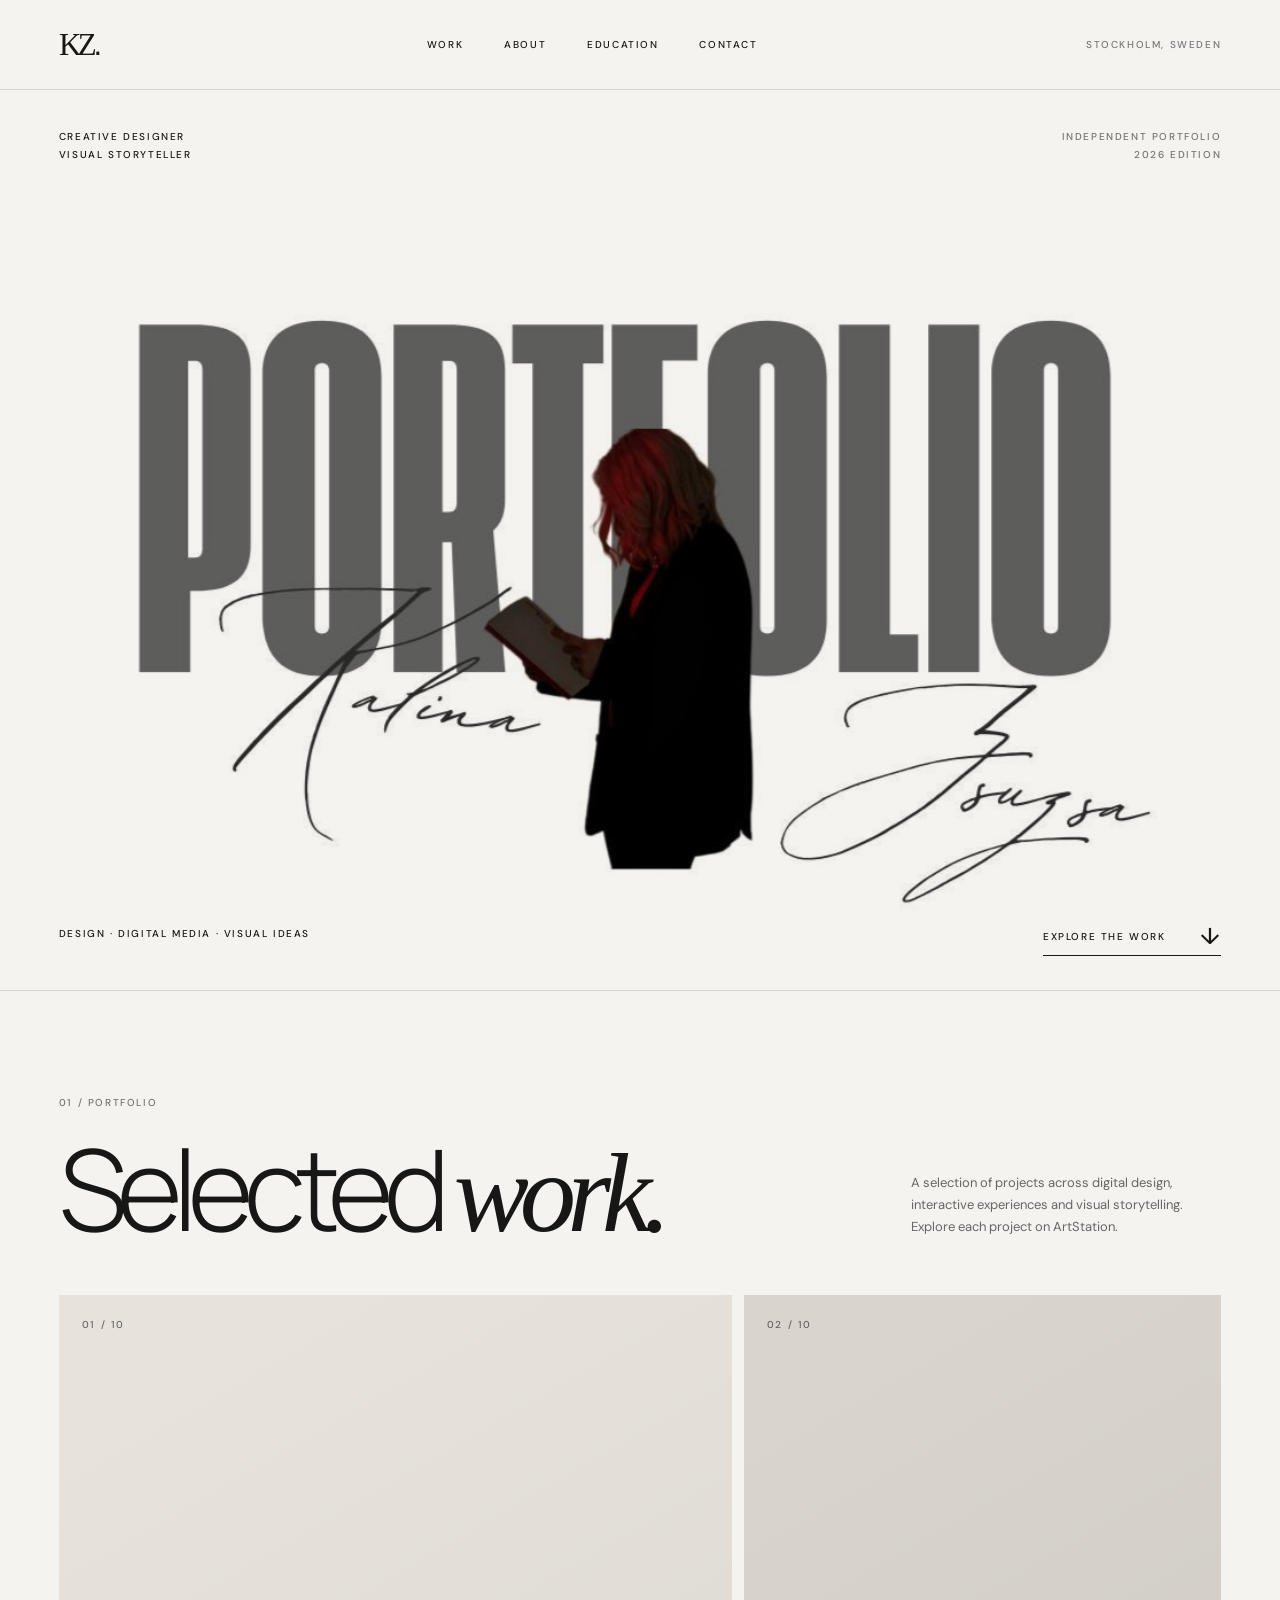
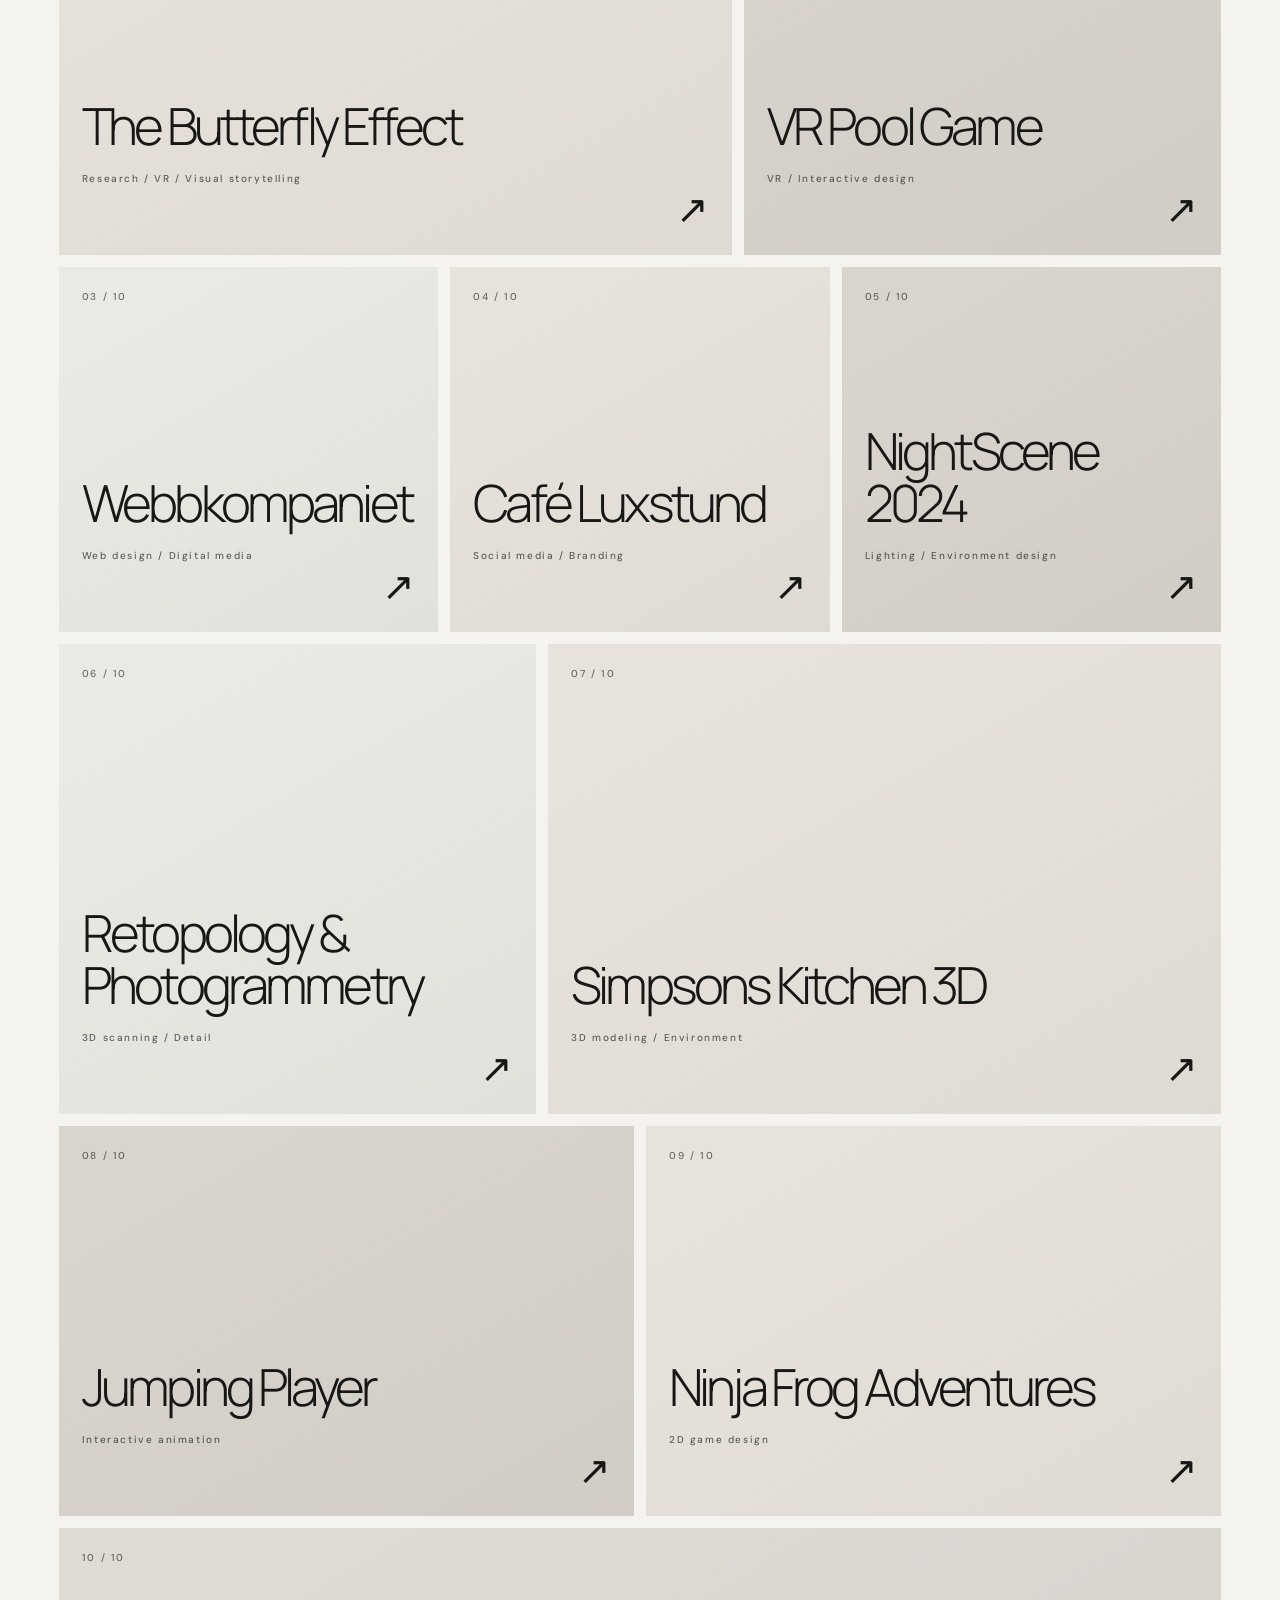
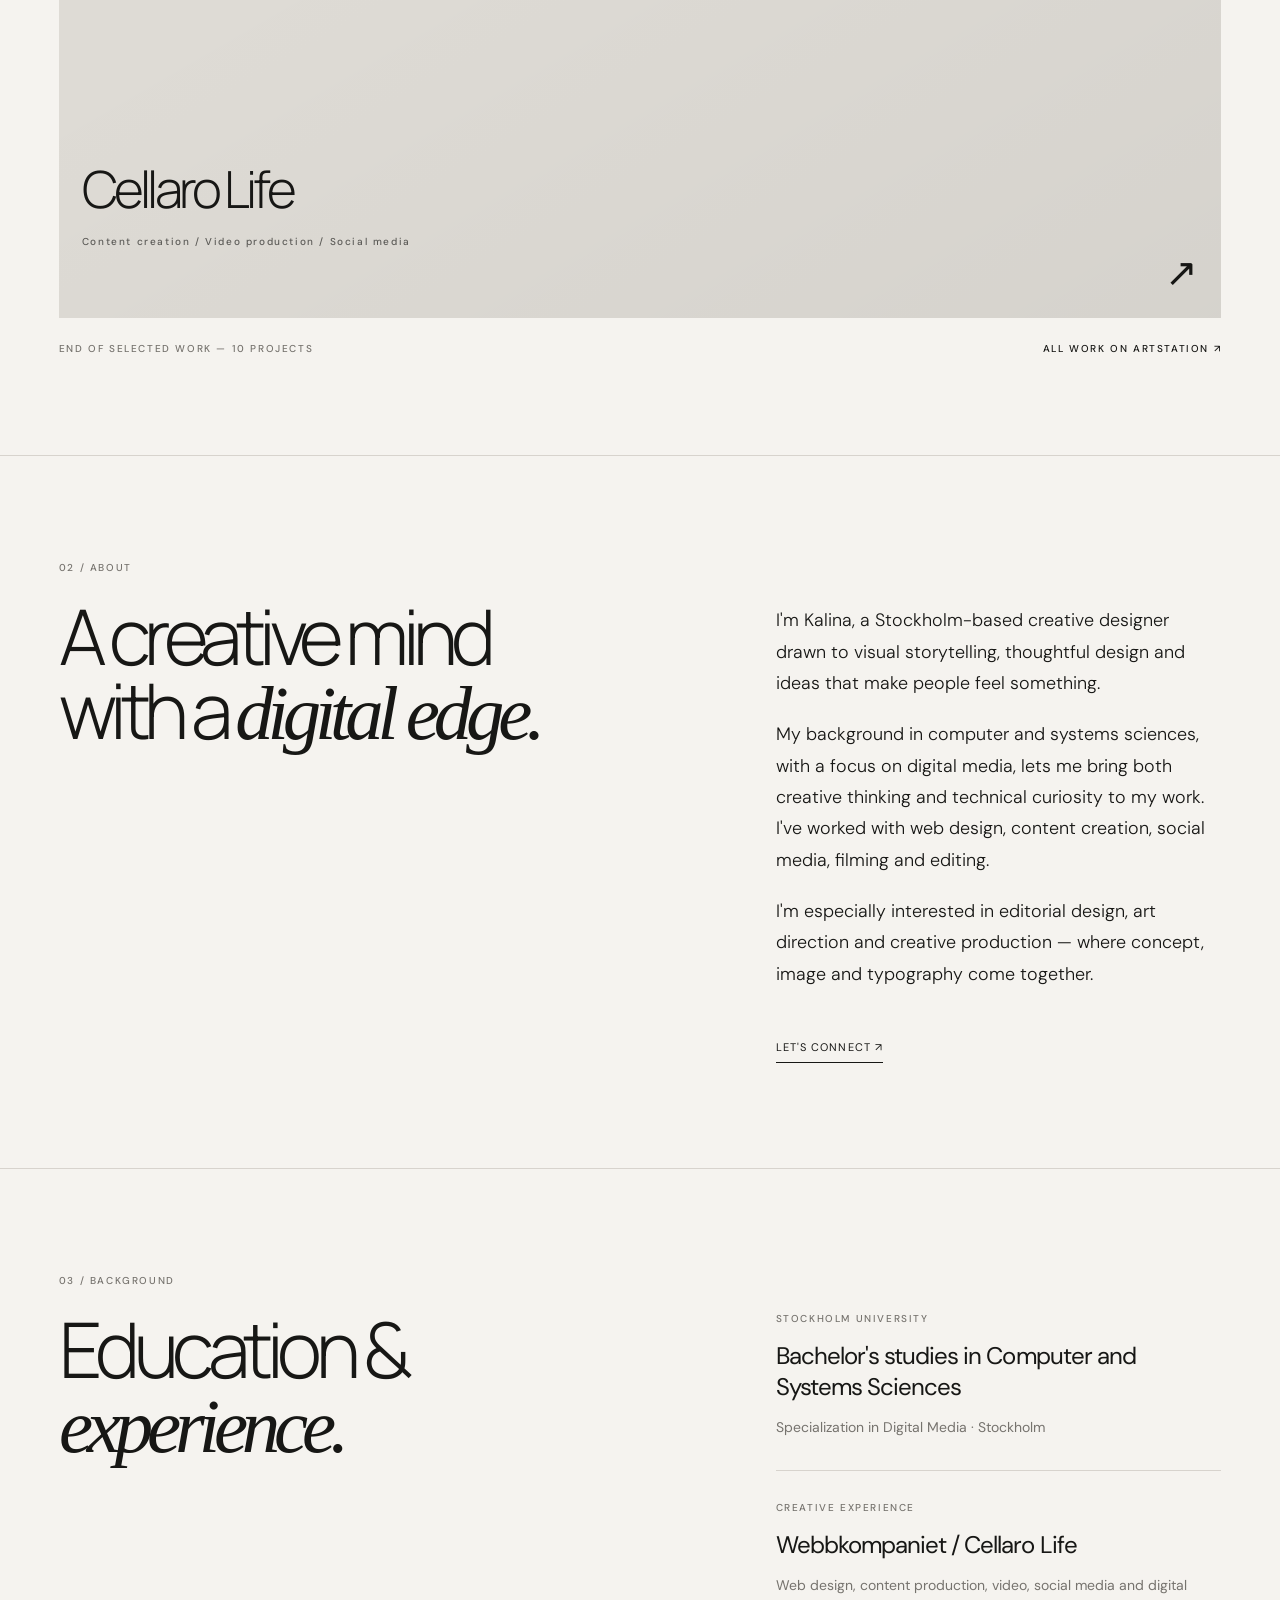
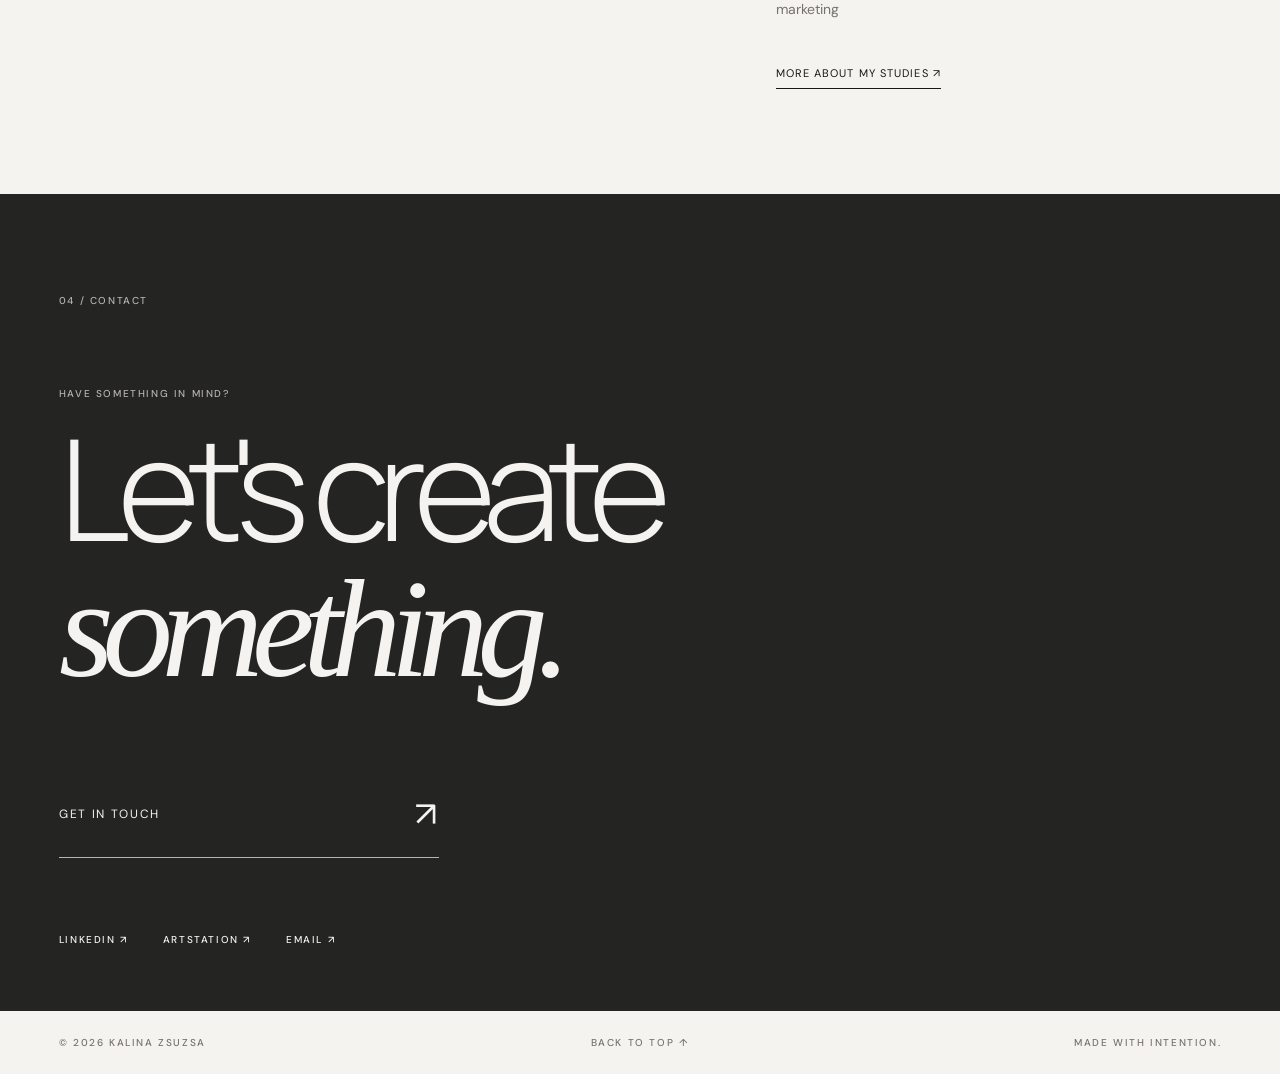
<file: index.html>
<!doctype html><html lang="en"><head><meta charset="utf-8"><meta name="viewport" content="width=device-width,initial-scale=1"><meta name="description" content="Kalina Zsuzsa — Stockholm-based creative designer. Selected work in digital media, design and visual storytelling."><title>Kalina Zsuzsa — Creative Portfolio</title><link rel="stylesheet" href="style.css"><script defer src="script.js"></script></head><body><div class="cursor" aria-hidden="true"><svg viewBox="0 0 72 72"><path d="M12 7 56 37 36 39 44 61 32 66 24 44 11 59Z" fill="currentColor" stroke="var(--paper)" stroke-width="1.2"/></svg><span class="cursor-label">VIEW<br>PROJECT</span></div><header class="topbar"><a class="brand" href="#home" aria-label="Home">KZ<span class="brand-dot">.</span></a><nav aria-label="Main navigation"><a href="#work">WORK</a><a href="#about">ABOUT</a><a href="#education">EDUCATION</a><a href="#contact">CONTACT</a></nav><span class="location">STOCKHOLM, SWEDEN</span></header><main id="home"><section class="hero" aria-label="Portfolio introduction"><div class="hero-meta"><span>CREATIVE DESIGNER<br>VISUAL STORYTELLER</span><span class="hero-edition">INDEPENDENT PORTFOLIO<br>2026 EDITION</span></div><img class="hero-art" src="portfolio-3.png" alt="Portfolio artwork featuring Kalina Zsuzsa and her signature" fetchpriority="high"><div class="hero-bottom"><span>DESIGN · DIGITAL MEDIA · VISUAL IDEAS</span><a class="explore" href="#work">EXPLORE THE WORK <span>↓</span></a></div></section><section id="work" class="work-section"><div class="section-head"><div><span class="eyebrow">01 / PORTFOLIO</span><h1>Selected <em>work.</em></h1></div><p>A selection of projects across digital design, interactive experiences and visual storytelling. Explore each project on ArtStation.</p></div><div class="project-grid"><a class="project project-1" href="https://www.artstation.com/artwork/DLRnwO" target="_blank" rel="noopener noreferrer" aria-label="View The Butterfly Effect on ArtStation"><span class="project-index">01 / 10</span><span class="project-content"><span class="project-title">The Butterfly Effect</span><span class="project-type">Research / VR / Visual storytelling</span><span class="project-arrow" aria-hidden="true">↗</span></span></a>
<a class="project project-2" href="https://www.artstation.com/artwork/x3XWyY" target="_blank" rel="noopener noreferrer" aria-label="View VR Pool Game on ArtStation"><span class="project-index">02 / 10</span><span class="project-content"><span class="project-title">VR Pool Game</span><span class="project-type">VR / Interactive design</span><span class="project-arrow" aria-hidden="true">↗</span></span></a>
<a class="project project-3" href="https://www.artstation.com/artwork/ndEoX9" target="_blank" rel="noopener noreferrer" aria-label="View Webbkompaniet on ArtStation"><span class="project-index">03 / 10</span><span class="project-content"><span class="project-title">Webbkompaniet</span><span class="project-type">Web design / Digital media</span><span class="project-arrow" aria-hidden="true">↗</span></span></a>
<a class="project project-4" href="https://www.artstation.com/artwork/Ba3x04" target="_blank" rel="noopener noreferrer" aria-label="View Café Luxstund on ArtStation"><span class="project-index">04 / 10</span><span class="project-content"><span class="project-title">Café Luxstund</span><span class="project-type">Social media / Branding</span><span class="project-arrow" aria-hidden="true">↗</span></span></a>
<a class="project project-5" href="https://kalina_zsuzsa.artstation.com/projects/qJNZJn" target="_blank" rel="noopener noreferrer" aria-label="View NightScene 2024 on ArtStation"><span class="project-index">05 / 10</span><span class="project-content"><span class="project-title">NightScene 2024</span><span class="project-type">Lighting / Environment design</span><span class="project-arrow" aria-hidden="true">↗</span></span></a>
<a class="project project-6" href="https://kalina_zsuzsa.artstation.com/projects/P6qyJB" target="_blank" rel="noopener noreferrer" aria-label="View Retopology &amp; Photogrammetry on ArtStation"><span class="project-index">06 / 10</span><span class="project-content"><span class="project-title">Retopology &amp; Photogrammetry</span><span class="project-type">3D scanning / Detail</span><span class="project-arrow" aria-hidden="true">↗</span></span></a>
<a class="project project-7" href="https://kalina_zsuzsa.artstation.com/projects/Nq442J" target="_blank" rel="noopener noreferrer" aria-label="View Simpsons Kitchen 3D on ArtStation"><span class="project-index">07 / 10</span><span class="project-content"><span class="project-title">Simpsons Kitchen 3D</span><span class="project-type">3D modeling / Environment</span><span class="project-arrow" aria-hidden="true">↗</span></span></a>
<a class="project project-8" href="https://kalina_zsuzsa.artstation.com/projects/vbYY0v" target="_blank" rel="noopener noreferrer" aria-label="View Jumping Player on ArtStation"><span class="project-index">08 / 10</span><span class="project-content"><span class="project-title">Jumping Player</span><span class="project-type">Interactive animation</span><span class="project-arrow" aria-hidden="true">↗</span></span></a>
<a class="project project-9" href="https://kalina_zsuzsa.artstation.com/projects/2BOObe" target="_blank" rel="noopener noreferrer" aria-label="View Ninja Frog Adventures on ArtStation"><span class="project-index">09 / 10</span><span class="project-content"><span class="project-title">Ninja Frog Adventures</span><span class="project-type">2D game design</span><span class="project-arrow" aria-hidden="true">↗</span></span></a>
<a class="project project-10" href="https://www.artstation.com/artwork/BaaWo9" target="_blank" rel="noopener noreferrer" aria-label="View Cellaro Life on ArtStation"><span class="project-index">10 / 10</span><span class="project-content"><span class="project-title">Cellaro Life</span><span class="project-type">Content creation / Video production / Social media</span><span class="project-arrow" aria-hidden="true">↗</span></span></a></div><div class="work-end"><span>END OF SELECTED WORK — 10 PROJECTS</span><a href="https://kalina_zsuzsa.artstation.com/" target="_blank" rel="noopener noreferrer">ALL WORK ON ARTSTATION ↗</a></div></section><section id="about" class="about-section"><span class="eyebrow">02 / ABOUT</span><div class="about-layout"><h2>A creative mind<br>with a <em>digital edge.</em></h2><div class="about-copy"><p>I'm Kalina, a Stockholm-based creative designer drawn to visual storytelling, thoughtful design and ideas that make people feel something.</p><p>My background in computer and systems sciences, with a focus on digital media, lets me bring both creative thinking and technical curiosity to my work. I've worked with web design, content creation, social media, filming and editing.</p><p>I'm especially interested in editorial design, art direction and creative production — where concept, image and typography come together.</p><a href="#contact" class="text-link">LET'S CONNECT ↗</a></div></div></section><section id="education" class="education-section"><span class="eyebrow">03 / BACKGROUND</span><div class="education-row"><h2>Education &<br><em>experience.</em></h2><div><p class="edu-label">STOCKHOLM UNIVERSITY</p><h3>Bachelor's studies in Computer and Systems Sciences</h3><p>Specialization in Digital Media · Stockholm</p><div class="edu-rule"></div><p class="edu-label">CREATIVE EXPERIENCE</p><h3>Webbkompaniet / Cellaro Life</h3><p>Web design, content production, video, social media and digital marketing</p><a href="education.html" class="text-link">MORE ABOUT MY STUDIES ↗</a></div></div></section><section id="contact" class="contact-section"><span class="eyebrow">04 / CONTACT</span><p class="contact-lead">HAVE SOMETHING IN MIND?</p><h2>Let's create<br><em>something.</em></h2><a class="contact-mail" href="mailto:kalinazsuzsa2004@gmail.com">GET IN TOUCH <span>↗</span></a><div class="contact-links"><a href="https://www.linkedin.com/in/kalina-zsuzsa-470775194" target="_blank" rel="noopener noreferrer">LINKEDIN ↗</a><a href="https://kalina_zsuzsa.artstation.com/" target="_blank" rel="noopener noreferrer">ARTSTATION ↗</a><a href="mailto:kalinazsuzsa2004@gmail.com">EMAIL ↗</a></div></section></main><footer><span>© <span id="year">2026</span> KALINA ZSUZSA</span><a href="#home">BACK TO TOP ↑</a><span>MADE WITH INTENTION.</span></footer></body></html>
</file>
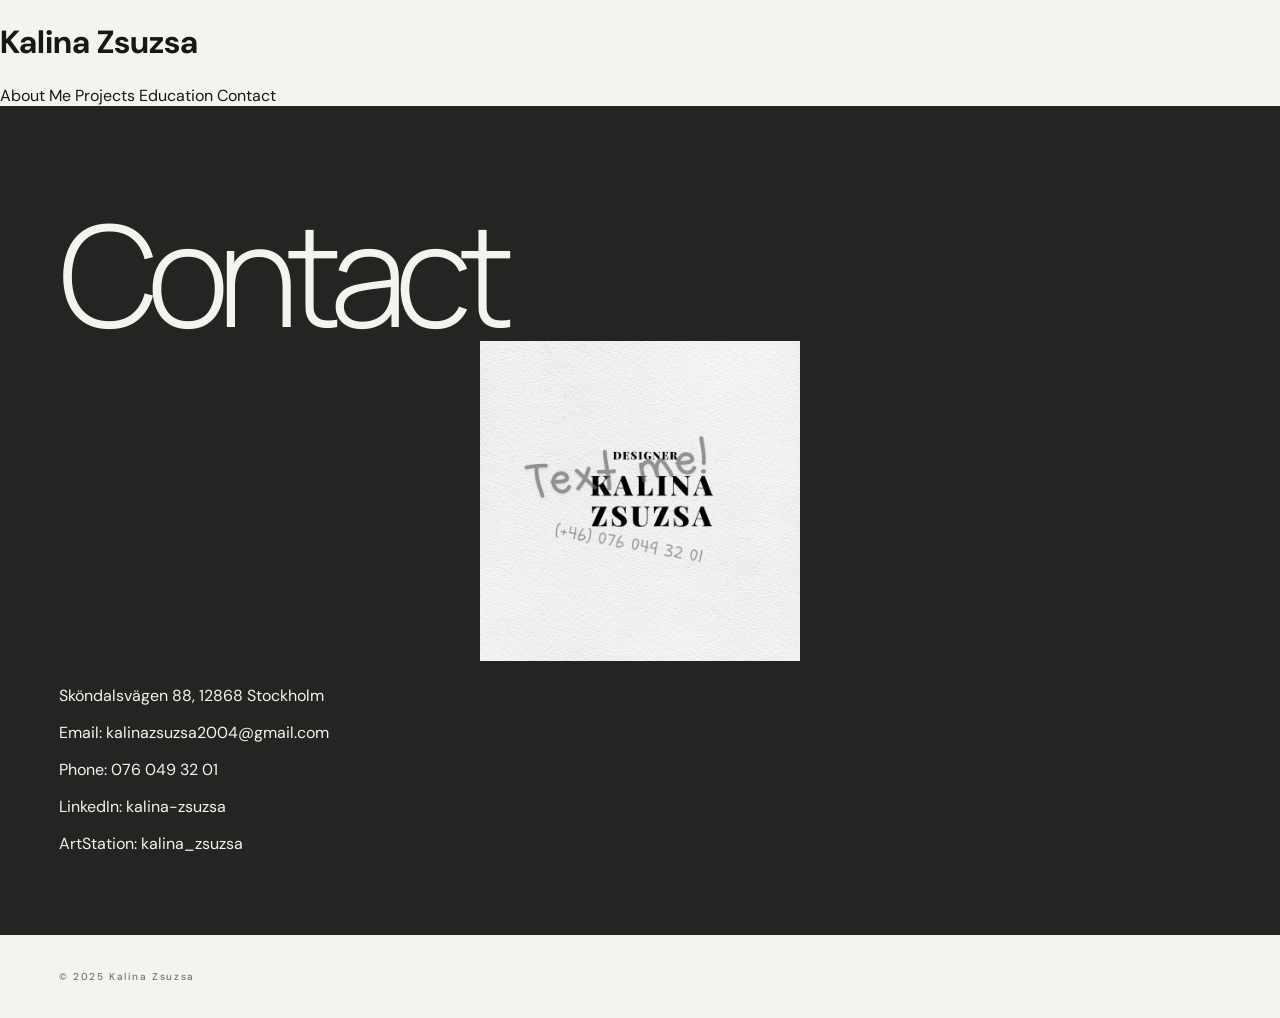
<file: contact.html>
<!DOCTYPE html>
<html lang="en">
<head>
  <meta charset="UTF-8">
  <meta name="viewport" content="width=device-width, initial-scale=1.0">
  <title>Kalina Zsuzsa | Contact</title>
  <link rel="stylesheet" href="style.css">
</head>
<body>

<header class="text-header">
  <h1>Kalina Zsuzsa</h1>
</header>

<nav>
  <a href="index.html">About Me</a>
  <a href="projects.html">Projects</a>
  <a href="education.html">Education</a>
  <a href="contact.html">Contact</a>
</nav>

<main>
  <section class="glass-panel contact-section">
    <h2>Contact</h2>

    <img src="Bilder/Kalina ZSuzsa (2).png" alt="Kalina Zsuzsa contact card" style="display:block; width:100%; max-width:320px; height:auto; margin:0 auto 24px auto;">

    <p>Sköndalsvägen 88, 12868 Stockholm</p>
    <p>Email: <a href="mailto:kalinazsuzsa2004@gmail.com">kalinazsuzsa2004@gmail.com</a></p>
    <p>Phone: <a href="tel:0760493201">076 049 32 01</a></p>
    <p>LinkedIn: <a href="https://www.linkedin.com/in/kalina-zsuzsa-470775194" target="_blank">kalina-zsuzsa</a></p>
    <p>ArtStation: <a href="https://kalina_zsuzsa.artstation.com/" target="_blank">kalina_zsuzsa</a></p>
  </section>
</main>

<footer>
  <p>© 2025 Kalina Zsuzsa</p>
</footer>

</body>
</html>
</file>
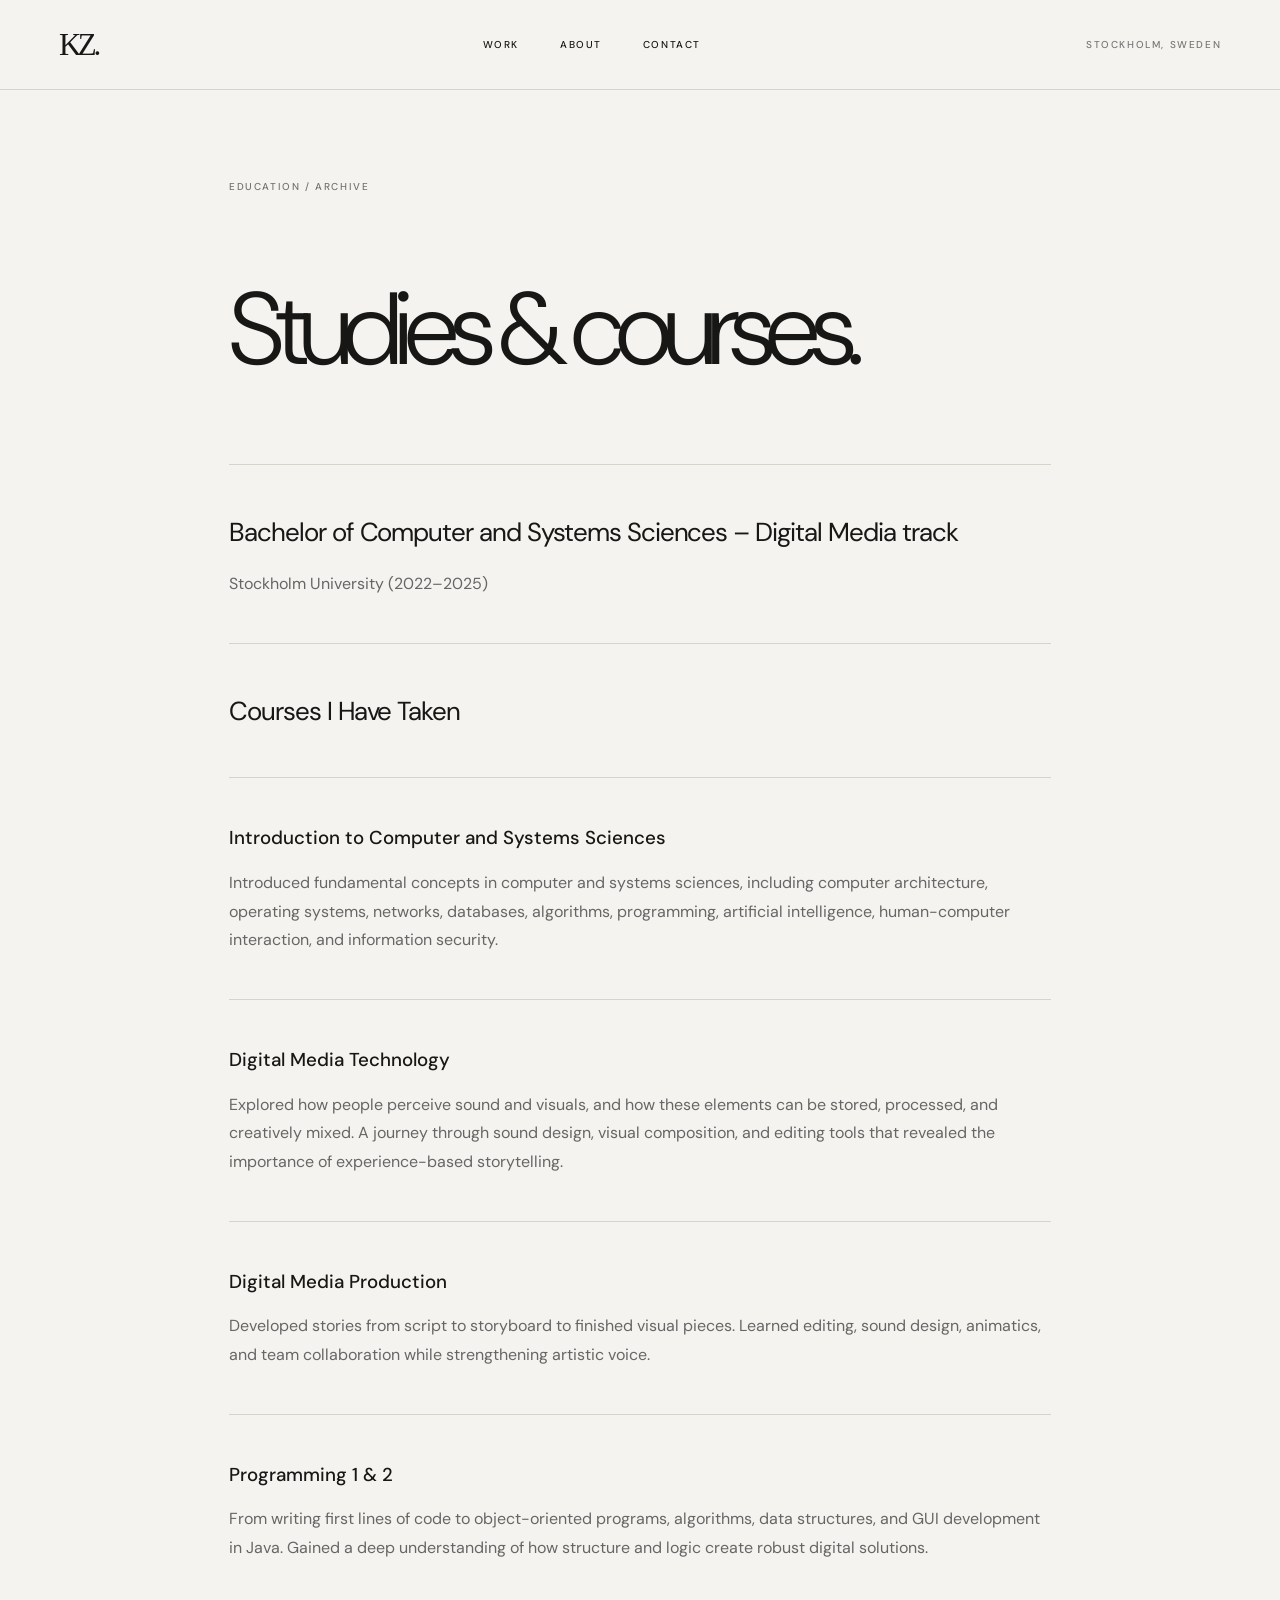
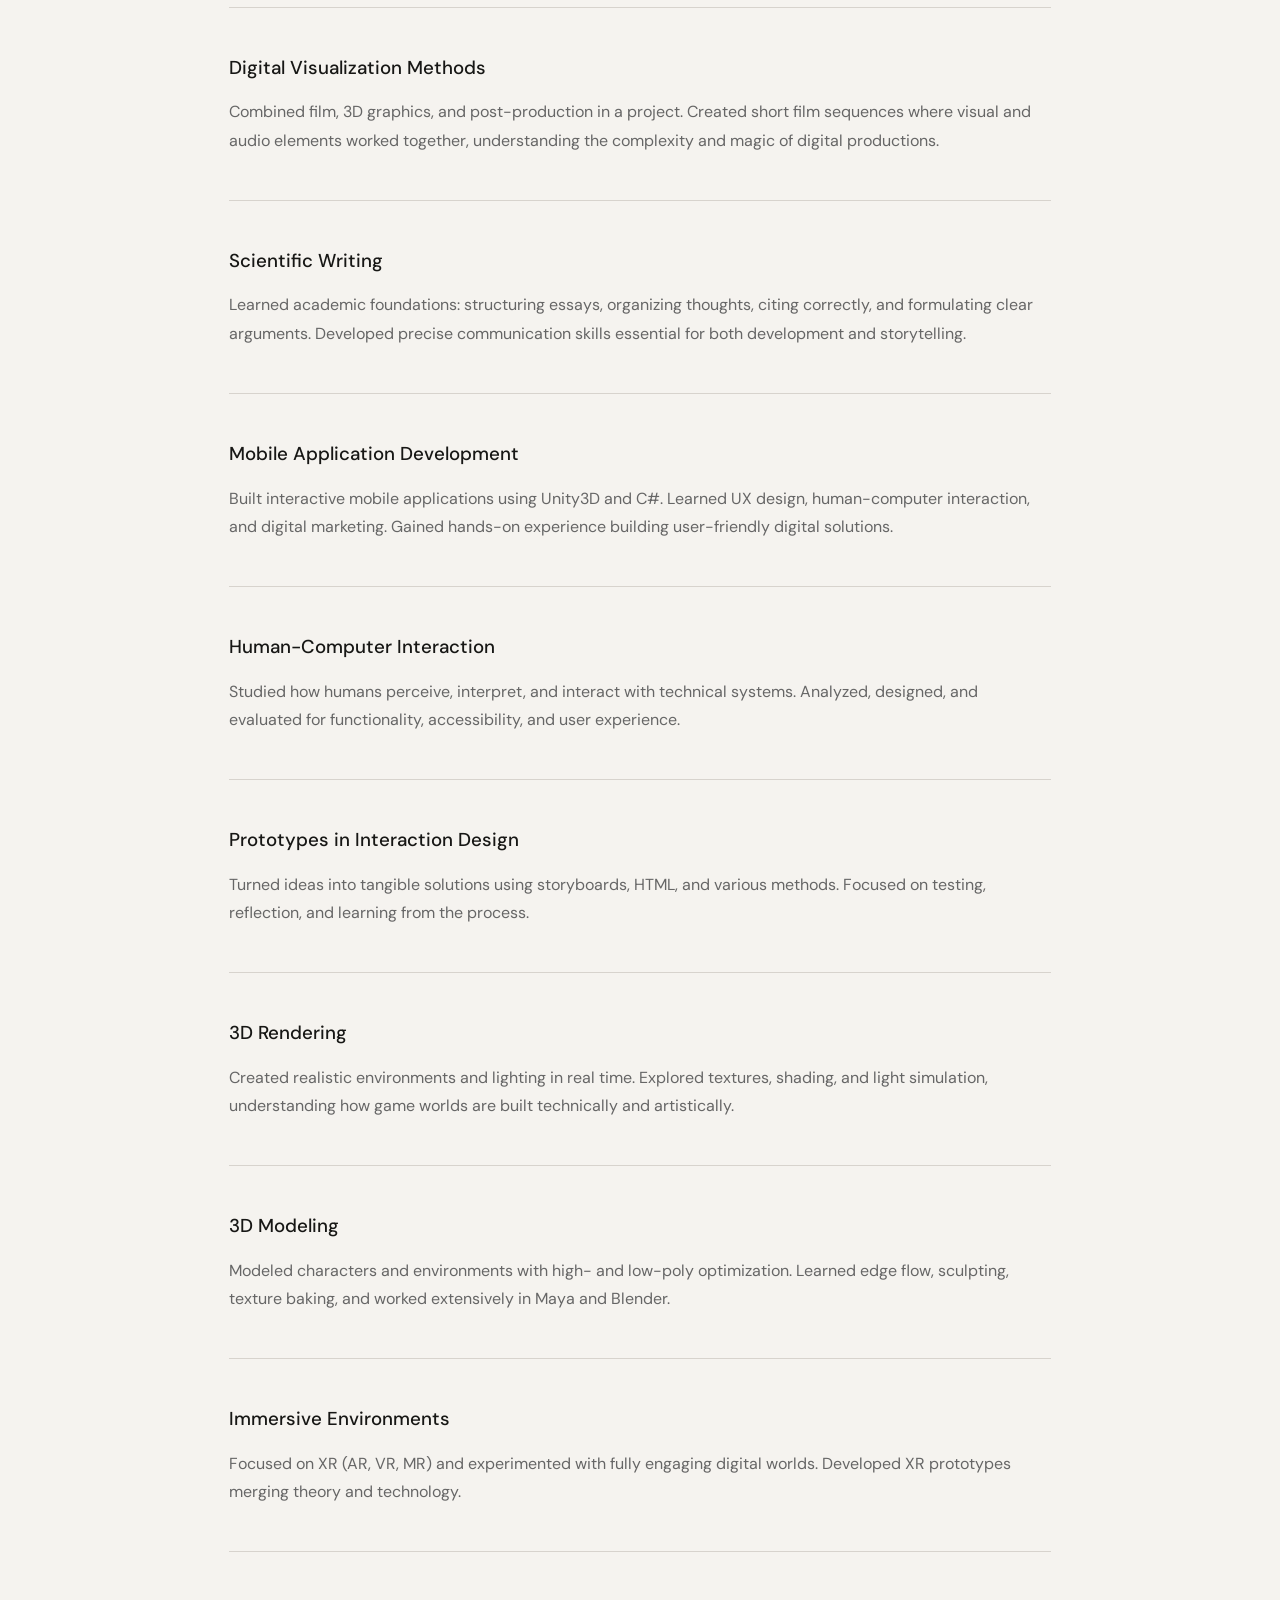
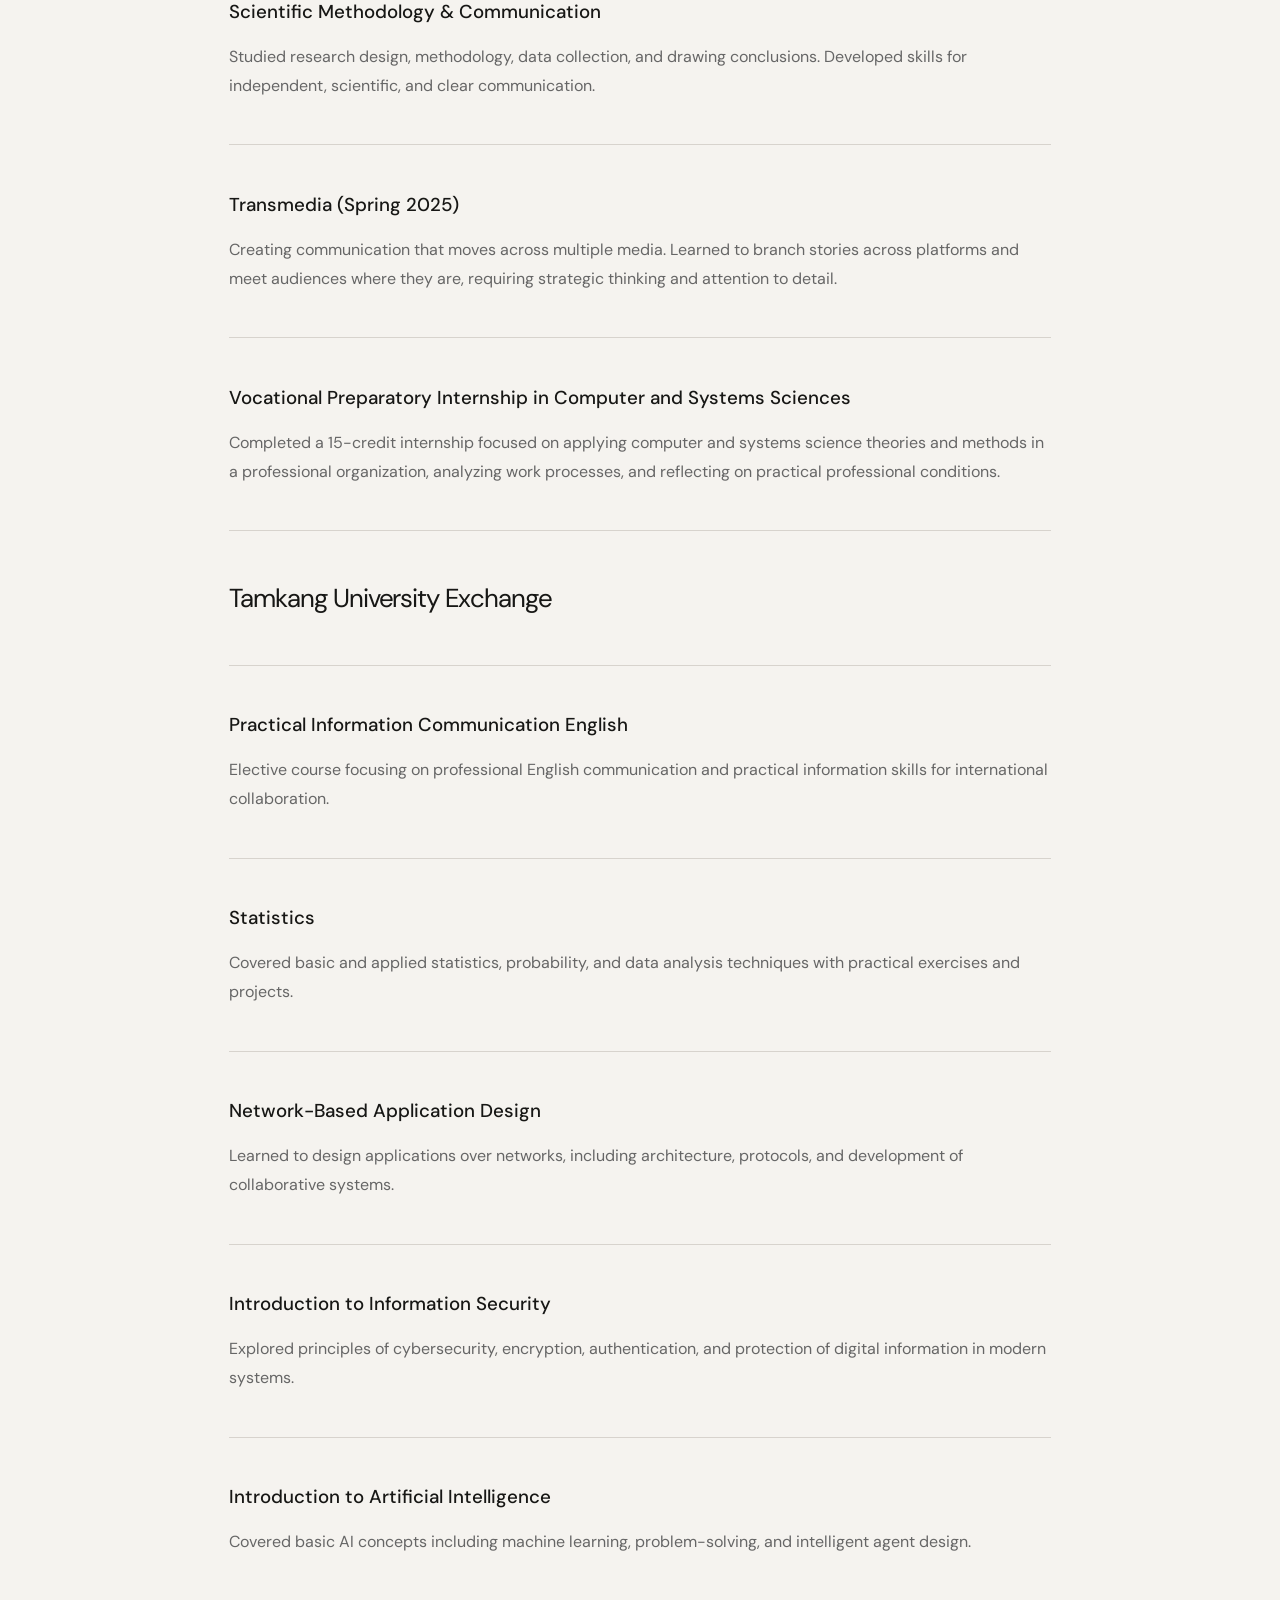
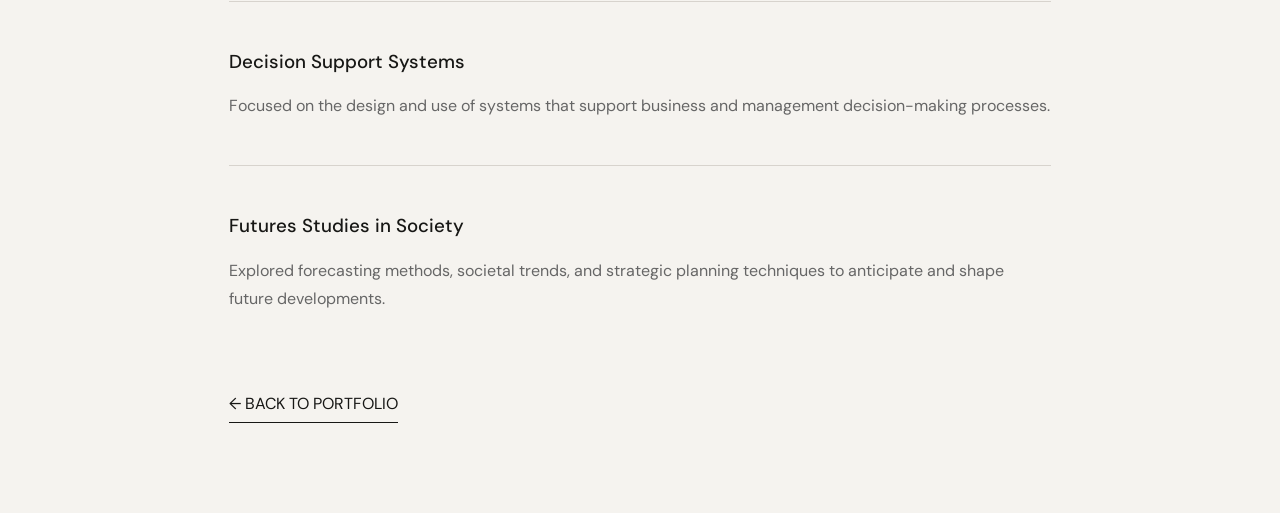
<file: education.html>
<!doctype html><html lang="en"><head><meta charset="utf-8"><meta name="viewport" content="width=device-width,initial-scale=1"><title>Education — Kalina Zsuzsa</title><link rel="stylesheet" href="style.css"><style>.study-wrap{max-width:950px;margin:auto;padding:90px 5%}.study-wrap h1{font-size:clamp(55px,8vw,110px);font-weight:300;letter-spacing:-.08em}.study-block{padding:28px 0;border-top:1px solid #d7d3cd}.study-block h2{font-weight:400;font-size:26px;letter-spacing:-.04em}.study-block h3{font-weight:500}.study-block p{color:#666;line-height:1.8}.back{display:inline-block;margin-top:35px;border-bottom:1px solid;padding-bottom:8px}</style></head><body><header class="topbar"><a class="brand" href="index.html">KZ.</a><nav><a href="index.html#work">WORK</a><a href="index.html#about">ABOUT</a><a href="index.html#contact">CONTACT</a></nav><span class="location">STOCKHOLM, SWEDEN</span></header><main class="study-wrap"><span class="eyebrow">EDUCATION / ARCHIVE</span><h1>Studies &amp; courses.</h1><section class="study-block">
    <h2>Bachelor of Computer and Systems Sciences – Digital Media track</h2>
    <p>Stockholm University (2022–2025)</p>
  </section><section class="study-block">
    <h2>Courses I Have Taken</h2>
  </section><section class="study-block">
    <h3>Introduction to Computer and Systems Sciences</h3>
    <p>Introduced fundamental concepts in computer and systems sciences, including computer architecture, operating systems, networks, databases, algorithms, programming, artificial intelligence, human-computer interaction, and information security.</p>
  </section><section class="study-block">
    <h3>Digital Media Technology</h3>
    <p>Explored how people perceive sound and visuals, and how these elements can be stored, processed, and creatively mixed. A journey through sound design, visual composition, and editing tools that revealed the importance of experience-based storytelling.</p>
  </section><section class="study-block">
    <h3>Digital Media Production</h3>
    <p>Developed stories from script to storyboard to finished visual pieces. Learned editing, sound design, animatics, and team collaboration while strengthening artistic voice.</p>
  </section><section class="study-block">
    <h3>Programming 1 &amp; 2</h3>
    <p>From writing first lines of code to object-oriented programs, algorithms, data structures, and GUI development in Java. Gained a deep understanding of how structure and logic create robust digital solutions.</p>
  </section><section class="study-block">
    <h3>Digital Visualization Methods</h3>
    <p>Combined film, 3D graphics, and post-production in a project. Created short film sequences where visual and audio elements worked together, understanding the complexity and magic of digital productions.</p>
  </section><section class="study-block">
    <h3>Scientific Writing</h3>
    <p>Learned academic foundations: structuring essays, organizing thoughts, citing correctly, and formulating clear arguments. Developed precise communication skills essential for both development and storytelling.</p>
  </section><section class="study-block">
    <h3>Mobile Application Development</h3>
    <p>Built interactive mobile applications using Unity3D and C#. Learned UX design, human-computer interaction, and digital marketing. Gained hands-on experience building user-friendly digital solutions.</p>
  </section><section class="study-block">
    <h3>Human-Computer Interaction</h3>
    <p>Studied how humans perceive, interpret, and interact with technical systems. Analyzed, designed, and evaluated for functionality, accessibility, and user experience.</p>
  </section><section class="study-block">
    <h3>Prototypes in Interaction Design</h3>
    <p>Turned ideas into tangible solutions using storyboards, HTML, and various methods. Focused on testing, reflection, and learning from the process.</p>
  </section><section class="study-block">
    <h3>3D Rendering</h3>
    <p>Created realistic environments and lighting in real time. Explored textures, shading, and light simulation, understanding how game worlds are built technically and artistically.</p>
  </section><section class="study-block">
    <h3>3D Modeling</h3>
    <p>Modeled characters and environments with high- and low-poly optimization. Learned edge flow, sculpting, texture baking, and worked extensively in Maya and Blender.</p>
  </section><section class="study-block">
    <h3>Immersive Environments</h3>
    <p>Focused on XR (AR, VR, MR) and experimented with fully engaging digital worlds. Developed XR prototypes merging theory and technology.</p>
  </section><section class="study-block">
    <h3>Scientific Methodology &amp; Communication</h3>
    <p>Studied research design, methodology, data collection, and drawing conclusions. Developed skills for independent, scientific, and clear communication.</p>
  </section><section class="study-block">
    <h3>Transmedia (Spring 2025)</h3>
    <p>Creating communication that moves across multiple media. Learned to branch stories across platforms and meet audiences where they are, requiring strategic thinking and attention to detail.</p>
  </section><section class="study-block">
    <h3>Vocational Preparatory Internship in Computer and Systems Sciences</h3>
    <p>Completed a 15-credit internship focused on applying computer and systems science theories and methods in a professional organization, analyzing work processes, and reflecting on practical professional conditions.</p>
  </section><section class="study-block">
    <h2>Tamkang University Exchange</h2>
  </section><section class="study-block">
    <h3>Practical Information Communication English</h3>
    <p>Elective course focusing on professional English communication and practical information skills for international collaboration.</p>
  </section><section class="study-block">
    <h3>Statistics</h3>
    <p>Covered basic and applied statistics, probability, and data analysis techniques with practical exercises and projects.</p>
  </section><section class="study-block">
    <h3>Network-Based Application Design</h3>
    <p>Learned to design applications over networks, including architecture, protocols, and development of collaborative systems.</p>
  </section><section class="study-block">
    <h3>Introduction to Information Security</h3>
    <p>Explored principles of cybersecurity, encryption, authentication, and protection of digital information in modern systems.</p>
  </section><section class="study-block">
    <h3>Introduction to Artificial Intelligence</h3>
    <p>Covered basic AI concepts including machine learning, problem-solving, and intelligent agent design.</p>
  </section><section class="study-block">
    <h3>Decision Support Systems</h3>
    <p>Focused on the design and use of systems that support business and management decision-making processes.</p>
  </section><section class="study-block">
    <h3>Futures Studies in Society</h3>
    <p>Explored forecasting methods, societal trends, and strategic planning techniques to anticipate and shape future developments.</p>
  </section><a class="back" href="index.html#education">← BACK TO PORTFOLIO</a></main></body></html>
</file>
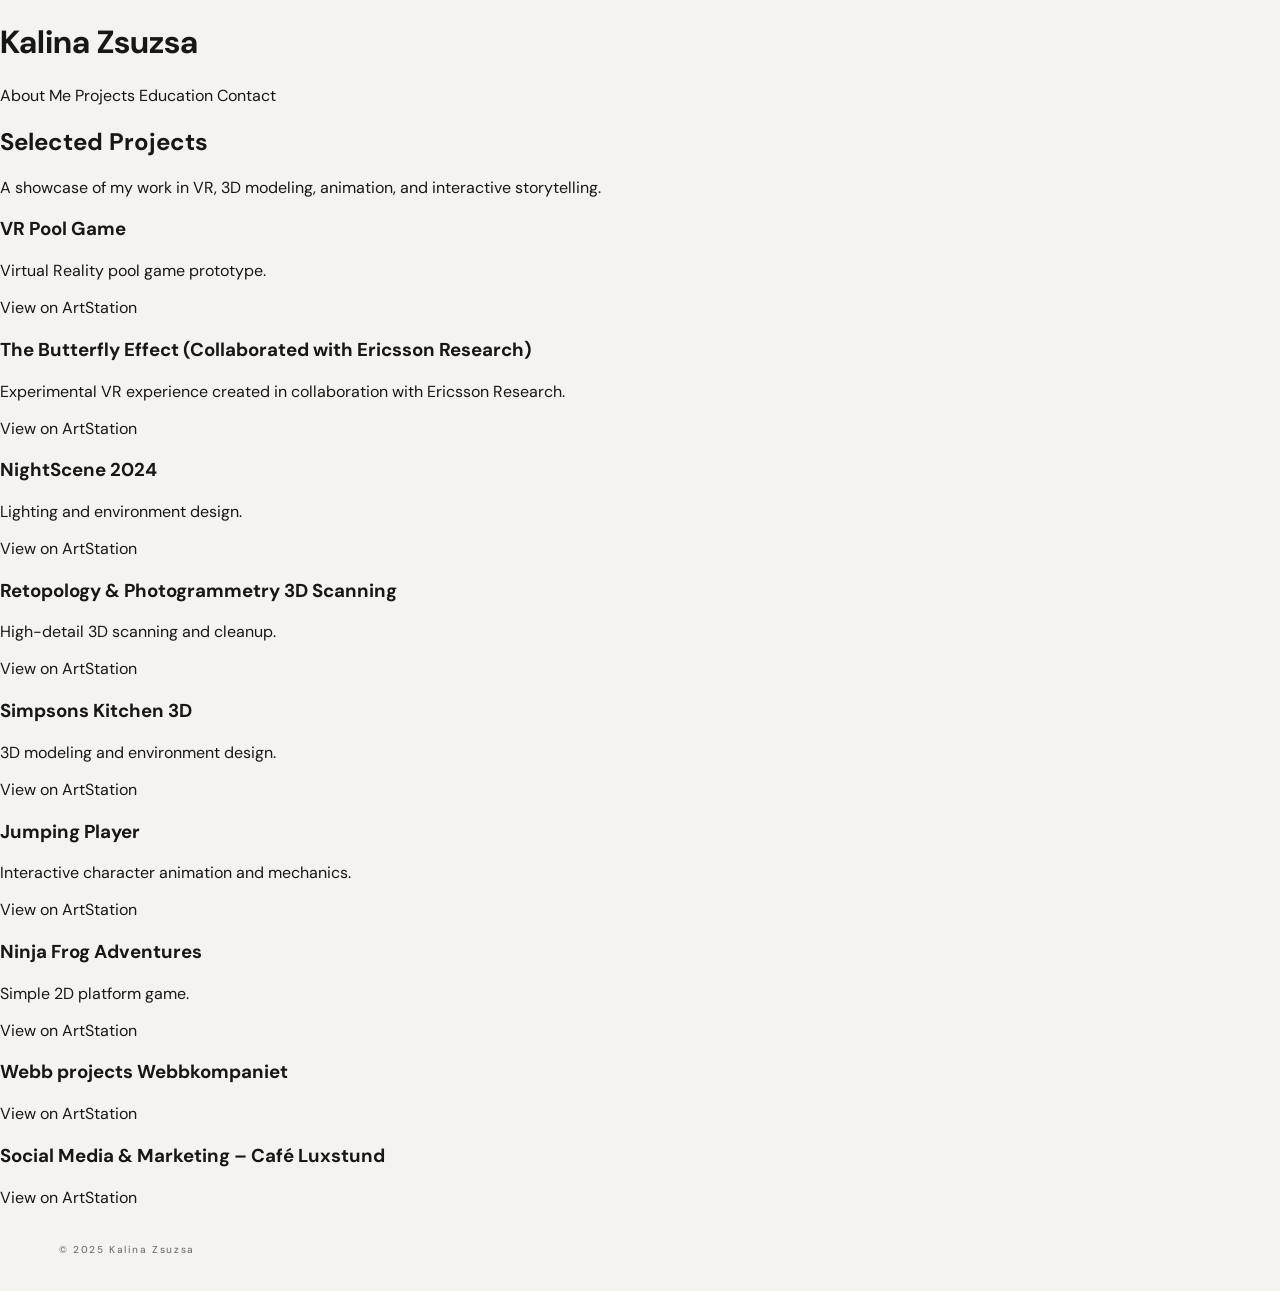
<file: projects.html>
<!DOCTYPE html>
<html lang="en">
<head>
  <meta charset="UTF-8">
  <meta name="viewport" content="width=device-width, initial-scale=1.0">
  <title>Kalina Zsuzsa | Projects</title>
  <link rel="stylesheet" href="style.css">
</head>
<body>

<header class="text-header">
  <h1>Kalina Zsuzsa</h1>
</header>

<nav>
  <a href="index.html">About Me</a>
  <a href="projects.html">Projects</a>
  <a href="education.html">Education</a>
  <a href="contact.html">Contact</a>
</nav>

<main>
  <section class="glass-panel projects-header">
    <h2>Selected Projects</h2>
    <p>A showcase of my work in VR, 3D modeling, animation, and interactive storytelling.</p>
  </section>

  <section class="projects-grid">
    <div class="project-card">
      <h3>VR Pool Game</h3>
      <p>Virtual Reality pool game prototype.</p>
      <a href="https://www.artstation.com/artwork/x3XWyY" target="_blank">View on ArtStation</a>
    </div>

    <div class="project-card">
      <h3>The Butterfly Effect (Collaborated with Ericsson Research)</h3>
      <p>Experimental VR experience created in collaboration with Ericsson Research.</p>
      <a href="https://www.artstation.com/artwork/DLRnwO" target="_blank">View on ArtStation</a>
    </div>

    <div class="project-card">
      <h3>NightScene 2024</h3>
      <p>Lighting and environment design.</p>
      <a href="https://kalina_zsuzsa.artstation.com/projects/qJNZJn" target="_blank">View on ArtStation</a>
    </div>

    <div class="project-card">
      <h3>Retopology & Photogrammetry 3D Scanning</h3>
      <p>High-detail 3D scanning and cleanup.</p>
      <a href="https://kalina_zsuzsa.artstation.com/projects/P6qyJB" target="_blank">View on ArtStation</a>
    </div>

    <div class="project-card">
      <h3>Simpsons Kitchen 3D</h3>
      <p>3D modeling and environment design.</p>
      <a href="https://kalina_zsuzsa.artstation.com/projects/Nq442J" target="_blank">View on ArtStation</a>
    </div>

    <div class="project-card">
      <h3>Jumping Player</h3>
      <p>Interactive character animation and mechanics.</p>
      <a href="https://kalina_zsuzsa.artstation.com/projects/vbYY0v" target="_blank">View on ArtStation</a>
    </div>
    <div class="project-card">
      <h3>Ninja Frog Adventures</h3>
      <p>Simple 2D platform game.</p>
      <a href="https://kalina_zsuzsa.artstation.com/projects/2BOObe" target="_blank">View on ArtStation</a>
    </div>

    <div class="project-card">
      <h3>Webb projects Webbkompaniet</h3>
      <a href="https://www.artstation.com/artwork/ndEoX9" target="_blank">View on ArtStation</a>
    </div>

    <div class="project-card">
      <h3>Social Media &amp; Marketing – Café Luxstund</h3>
      <a href="https://www.artstation.com/artwork/Ba3x04" target="_blank">View on ArtStation</a>
    </div>

  </section>
</main>

<footer>
  <p>© 2025 Kalina Zsuzsa</p>
</footer>

</body>
</html>
</file>
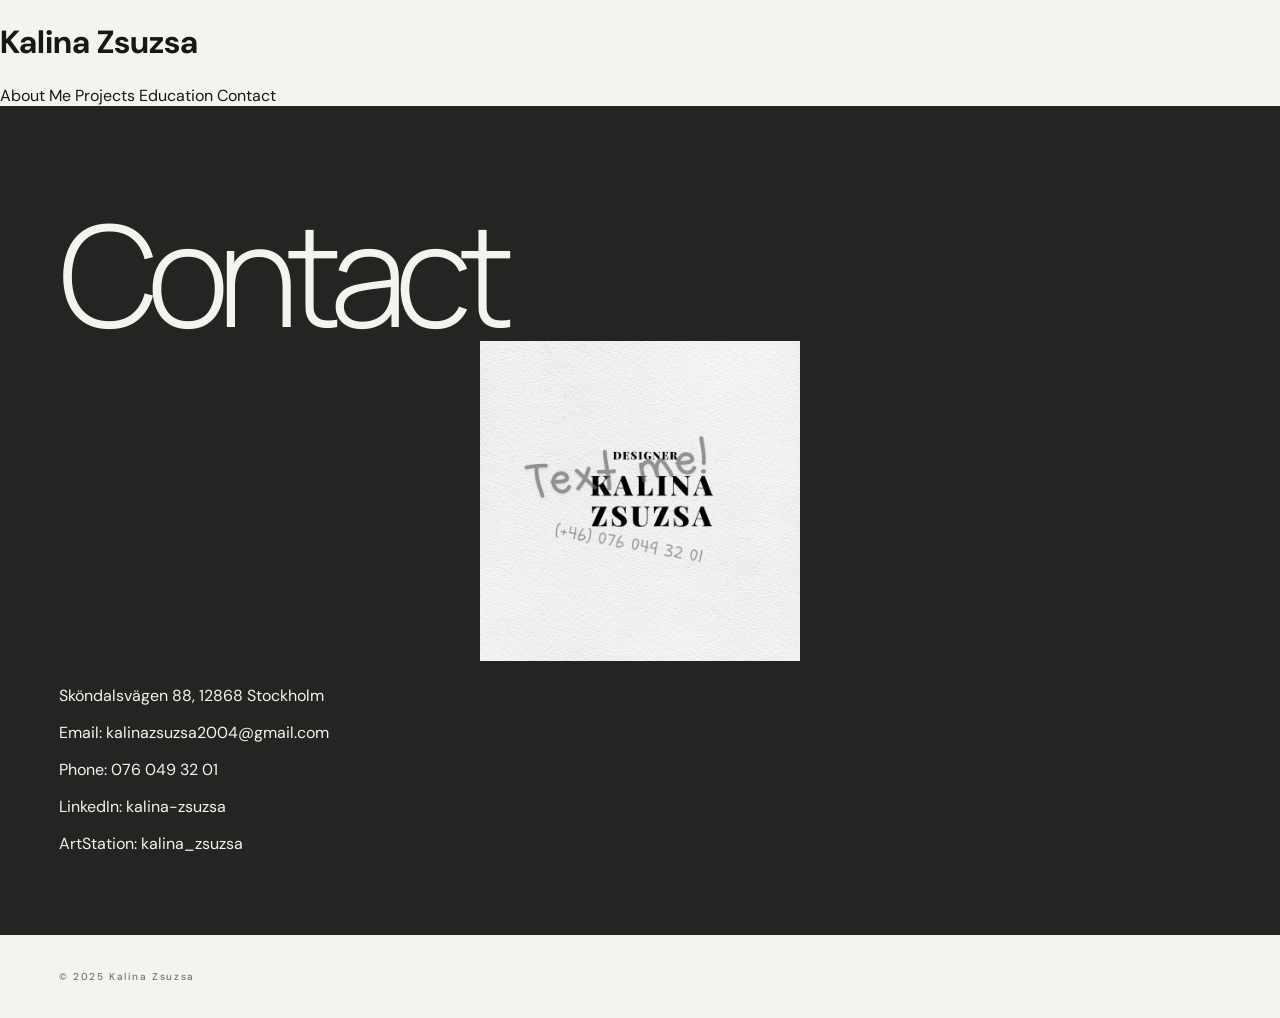
<file: My-website-Kalina-Zsuzsa-updated-education-contact (1)/My-website-Kalina-Zsuzsa-master/contact.html>
<!DOCTYPE html>
<html lang="en">
<head>
  <meta charset="UTF-8">
  <meta name="viewport" content="width=device-width, initial-scale=1.0">
  <title>Kalina Zsuzsa | Contact</title>
  <link rel="stylesheet" href="style.css">
</head>
<body>

<header class="text-header">
  <h1>Kalina Zsuzsa</h1>
</header>

<nav>
  <a href="index.html">About Me</a>
  <a href="projects.html">Projects</a>
  <a href="education.html">Education</a>
  <a href="contact.html">Contact</a>
</nav>

<main>
  <section class="glass-panel contact-section">
    <h2>Contact</h2>
    <img src="Bilder/contact-card.png" alt="Kalina Zsuzsa contact card" style="display:block; width:100%; max-width:320px; height:auto; margin:0 auto 24px auto;">
    <p>Sköndalsvägen 88, 12868 Stockholm</p>
    <p>Email: <a href="mailto:kalinazsuzsa2004@gmail.com">kalinazsuzsa2004@gmail.com</a></p>
    <p>Phone: <a href="tel:0760493201">076 049 32 01</a></p>
    <p>LinkedIn: <a href="https://www.linkedin.com/in/kalina-zsuzsa-470775194" target="_blank">kalina-zsuzsa</a></p>
    <p>ArtStation: <a href="https://kalina_zsuzsa.artstation.com/" target="_blank">kalina_zsuzsa</a></p>
  </section>
</main>

<footer>
  <p>© 2025 Kalina Zsuzsa</p>
</footer>

</body>
</html>
</file>
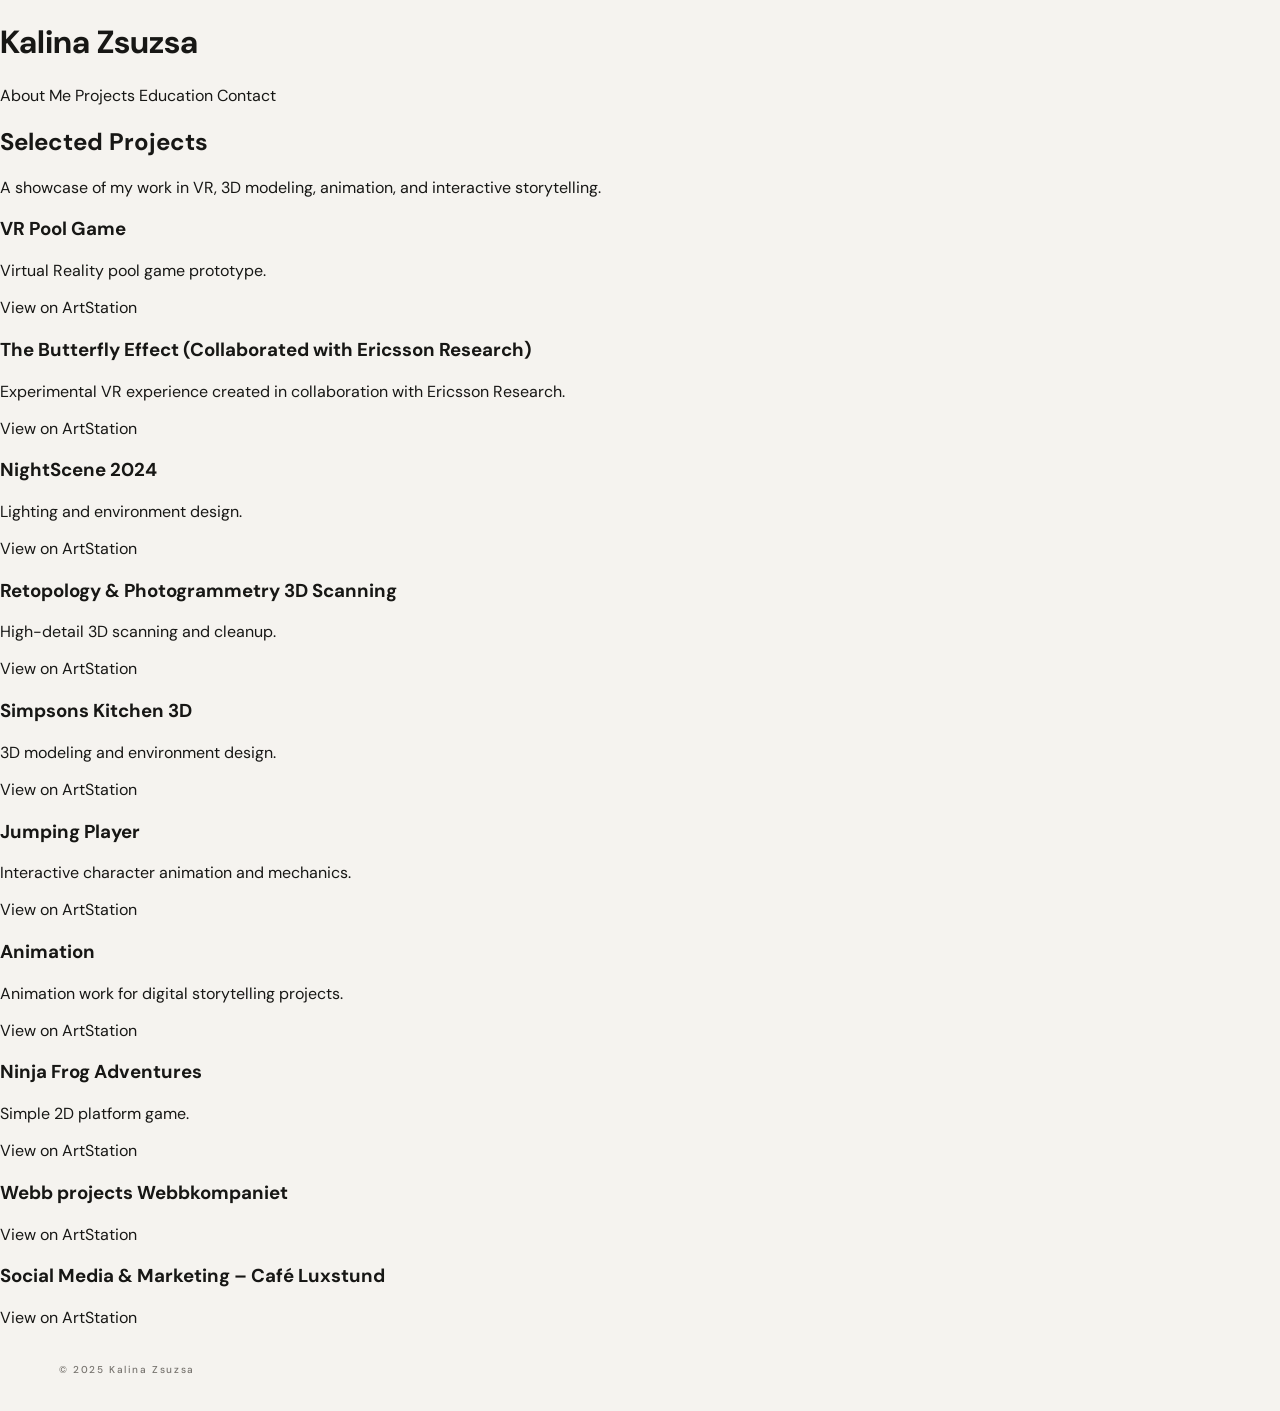
<file: My-website-Kalina-Zsuzsa-updated-education-contact (1)/My-website-Kalina-Zsuzsa-master/projects.html>
<!DOCTYPE html>
<html lang="en">
<head>
  <meta charset="UTF-8">
  <meta name="viewport" content="width=device-width, initial-scale=1.0">
  <title>Kalina Zsuzsa | Projects</title>
  <link rel="stylesheet" href="style.css">
</head>
<body>

<header class="text-header">
  <h1>Kalina Zsuzsa</h1>
</header>

<nav>
  <a href="index.html">About Me</a>
  <a href="projects.html">Projects</a>
  <a href="education.html">Education</a>
  <a href="contact.html">Contact</a>
</nav>

<main>
  <section class="glass-panel projects-header">
    <h2>Selected Projects</h2>
    <p>A showcase of my work in VR, 3D modeling, animation, and interactive storytelling.</p>
  </section>

  <section class="projects-grid">
    <div class="project-card">
      <h3>VR Pool Game</h3>
      <p>Virtual Reality pool game prototype.</p>
      <a href="https://www.artstation.com/artwork/x3XWyY" target="_blank">View on ArtStation</a>
    </div>

    <div class="project-card">
      <h3>The Butterfly Effect (Collaborated with Ericsson Research)</h3>
      <p>Experimental VR experience created in collaboration with Ericsson Research.</p>
      <a href="https://www.artstation.com/artwork/DLRnwO" target="_blank">View on ArtStation</a>
    </div>

    <div class="project-card">
      <h3>NightScene 2024</h3>
      <p>Lighting and environment design.</p>
      <a href="https://kalina_zsuzsa.artstation.com/projects/qJNZJn" target="_blank">View on ArtStation</a>
    </div>

    <div class="project-card">
      <h3>Retopology & Photogrammetry 3D Scanning</h3>
      <p>High-detail 3D scanning and cleanup.</p>
      <a href="https://kalina_zsuzsa.artstation.com/projects/P6qyJB" target="_blank">View on ArtStation</a>
    </div>

    <div class="project-card">
      <h3>Simpsons Kitchen 3D</h3>
      <p>3D modeling and environment design.</p>
      <a href="https://kalina_zsuzsa.artstation.com/projects/Nq442J" target="_blank">View on ArtStation</a>
    </div>

    <div class="project-card">
      <h3>Jumping Player</h3>
      <p>Interactive character animation and mechanics.</p>
      <a href="https://kalina_zsuzsa.artstation.com/projects/vbYY0v" target="_blank">View on ArtStation</a>
    </div>

    <div class="project-card">
      <h3>Animation</h3>
      <p>Animation work for digital storytelling projects.</p>
      <a href="https://kalina_zsuzsa.artstation.com/projects/Ovxxdw" target="_blank">View on ArtStation</a>
    </div>

    <div class="project-card">
      <h3>Ninja Frog Adventures</h3>
      <p>Simple 2D platform game.</p>
      <a href="https://kalina_zsuzsa.artstation.com/projects/2BOObe" target="_blank">View on ArtStation</a>
    </div>

    <div class="project-card">
      <h3>Webb projects Webbkompaniet</h3>
      <a href="https://www.artstation.com/artwork/ndEoX9" target="_blank">View on ArtStation</a>
    </div>

    <div class="project-card">
      <h3>Social Media &amp; Marketing – Café Luxstund</h3>
      <a href="https://www.artstation.com/artwork/Ba3x04" target="_blank">View on ArtStation</a>
    </div>
  </section>
</main>

<footer>
  <p>© 2025 Kalina Zsuzsa</p>
</footer>

</body>
</html>
</file>
<file: style.css>
@import url('https://fonts.googleapis.com/css2?family=DM+Sans:wght@300;400;500;600&family=Manrope:wght@300;400;500;600&display=swap');
:root{--paper:#f5f3ef;--ink:#171715;--muted:#76736e;--line:#d7d3cd}*{box-sizing:border-box}html{scroll-behavior:smooth}body{margin:0;background:var(--paper);color:var(--ink);font-family:'DM Sans',Arial,sans-serif;-webkit-font-smoothing:antialiased}a{color:inherit;text-decoration:none}button,a{ -webkit-tap-highlight-color:transparent}::selection{background:#242422;color:white}.topbar{height:90px;padding:0 4.6%;display:flex;align-items:center;justify-content:space-between;border-bottom:1px solid var(--line);position:relative;z-index:5}.brand{font-family:Georgia,serif;font-size:31px;letter-spacing:-.11em}.brand-dot{font-family:Arial}.topbar nav{display:flex;gap:clamp(14px,3.2vw,55px)}.topbar nav a,.location,.eyebrow,.hero-meta,.hero-bottom,.project-index,.project-type,.work-end,.contact-lead,.contact-links,footer,.edu-label{font-size:10px;letter-spacing:.16em;font-weight:500}.topbar nav a{transition:opacity .2s}.topbar nav a:hover{opacity:.45}.location{color:#777}.hero{min-height:690px;display:flex;flex-direction:column;justify-content:space-between;padding:38px 4.6% 34px;overflow:hidden}.hero-meta,.hero-bottom{display:flex;justify-content:space-between;line-height:1.8}.hero-edition{text-align:right;color:var(--muted)}.hero-art{width:min(100%,1120px);height:auto;display:block;margin:10px auto 4px;mix-blend-mode:multiply;object-fit:contain}.explore{display:flex;gap:34px;align-items:center;border-bottom:1px solid var(--ink);padding-bottom:7px}.explore span{font-size:23px;line-height:1}.work-section{padding:105px 4.6% 100px;border-top:1px solid var(--line)}.section-head{display:flex;align-items:end;justify-content:space-between;gap:30px;margin-bottom:48px}.eyebrow{display:block;color:var(--muted);margin-bottom:25px}.section-head h1,.about-layout h2,.education-row h2,.contact-section h2{font-family:'Manrope',Arial,sans-serif;font-size:clamp(58px,8.8vw,142px);font-weight:300;line-height:.96;letter-spacing:-.085em;margin:0}.section-head h1 em,.about-layout h2 em,.education-row h2 em,.contact-section h2 em{font-family:Georgia,serif;font-weight:400;letter-spacing:-.08em}.section-head>p{max-width:310px;color:#666;line-height:1.7;font-size:13px;margin:0 0 9px}.project-grid{display:grid;grid-template-columns:repeat(12,1fr);grid-auto-flow:row dense;gap:12px}.project{min-height:330px;background:#e7e3dc;position:relative;overflow:hidden;padding:23px;display:flex;flex-direction:column;justify-content:space-between;isolation:isolate;transition:background .5s,color .5s}.project:nth-child(9n+2),.project:nth-child(9n+5),.project:nth-child(9n+8){background:#d9d5ce}.project:nth-child(9n+3),.project:nth-child(9n+6){background:#ebe9e4}.project:before{content:'';position:absolute;inset:0;background:linear-gradient(150deg,transparent 15%,rgba(0,0,0,.04) 100%);z-index:-1;transition:transform .6s}.project:hover{background:#242422;color:#fff}.project:hover:before{transform:scale(1.15)}.project-1{grid-column:span 7;min-height:560px}.project-2{grid-column:span 5;min-height:560px}.project-3,.project-4,.project-5{grid-column:span 4;min-height:365px}.project-6{grid-column:span 5;min-height:470px}.project-7{grid-column:span 7;min-height:470px}.project-8,.project-9{grid-column:span 6;min-height:390px}.project-index{opacity:.6}.project-content{display:flex;flex-direction:column;align-items:flex-start}.project-title{font-family:'Manrope',Arial,sans-serif;font-weight:300;letter-spacing:-.075em;line-height:1.03;font-size:clamp(35px,4vw,75px);max-width:96%;text-wrap:balance}.project-type{margin-top:19px;color:inherit;opacity:.65;line-height:1.6}.project-arrow{font-family:Arial,sans-serif;font-size:39px;font-weight:200;align-self:flex-end;transition:transform .3s}.project:hover .project-arrow{transform:translate(8px,-8px)}.work-end{display:flex;justify-content:space-between;gap:20px;margin-top:24px;color:var(--muted)}.work-end a{color:var(--ink)}.about-section,.education-section{padding:105px 4.6%;border-top:1px solid var(--line)}.about-layout,.education-row{display:grid;grid-template-columns:1.4fr 1fr;gap:8%}.about-layout h2,.education-row h2{font-size:clamp(50px,6vw,100px)}.about-copy{max-width:460px;padding-top:6px}.about-copy p{font-size:clamp(16px,1.4vw,20px);font-weight:300;line-height:1.75;margin:0 0 20px}.text-link{display:inline-block;margin-top:30px;border-bottom:1px solid;padding-bottom:8px;font-size:11px;letter-spacing:.1em}.education-row h3{font-weight:400;font-size:24px;letter-spacing:-.04em;margin:0 0 10px}.education-row p:not(.edu-label){color:var(--muted);font-size:14px;line-height:1.7}.edu-label{margin:0 0 15px;color:var(--muted)}.edu-rule{height:1px;background:var(--line);margin:30px 0}.contact-section{background:#242422;color:#f5f3ef;padding:100px 4.6% 65px}.contact-section .eyebrow{color:#b7b3ad}.contact-lead{margin:80px 0 20px;color:#b7b3ad}.contact-section h2{font-size:clamp(72px,11vw,180px)}.contact-mail{display:flex;justify-content:space-between;align-items:center;border-bottom:1px solid #b7b3ad;max-width:380px;padding:20px 0;margin:75px 0;font-size:12px;letter-spacing:.14em}.contact-mail span{font-size:35px}.contact-links{display:flex;gap:35px}footer{padding:25px 4.6%;display:flex;justify-content:space-between;gap:20px;color:var(--muted)}.cursor{display:none;position:fixed;z-index:9999;pointer-events:none;left:0;top:0;width:60px;height:60px;color:#171715;transform:translate3d(-100px,-100px,0);transition:width .25s,height .25s,color .2s;filter:drop-shadow(0 1px 0 rgba(255,255,255,.35))}.cursor svg{width:100%;height:100%;display:block}.cursor-label{display:none;font-size:8px;letter-spacing:.12em;line-height:1.4;text-align:center}.cursor.is-project{width:108px;height:108px;border-radius:50%;background:#f5f3ef;color:#171715;display:flex;align-items:center;justify-content:center;border:1px solid #171715;filter:none}.cursor.is-project svg{position:absolute;width:27px;height:27px;top:15px;left:38px}.cursor.is-project .cursor-label{display:block;margin-top:35px}.cursor.is-link{color:#888}.reveal{opacity:0;transform:translateY(26px);transition:opacity .8s ease,transform .8s ease}.reveal.is-visible{opacity:1;transform:none}@media(pointer:fine) and (hover:hover){body.has-custom-cursor,body.has-custom-cursor a{cursor:none!important}.has-custom-cursor .cursor{display:block}}@media(max-width:800px){.topbar{height:70px}.topbar nav{gap:13px}.topbar nav a{font-size:9px}.location{display:none}.hero{min-height:520px;padding-top:30px}.hero-art{margin:50px auto}.hero-bottom{font-size:9px;gap:20px}.section-head{display:block}.section-head>p{margin-top:20px}.project-1,.project-2,.project-3,.project-4,.project-5,.project-6,.project-7,.project-8,.project-9{grid-column:span 6;min-height:340px}.project-title{font-size:clamp(29px,5vw,54px)}.about-layout,.education-row{grid-template-columns:1fr;gap:30px}.about-copy{max-width:700px}}@media(max-width:530px){.topbar{padding:0 5%}.topbar nav{gap:10px}.topbar nav a{font-size:8px;letter-spacing:.08em}.hero{min-height:410px;padding:25px 5%}.hero-meta{font-size:8px}.hero-art{margin:40px auto}.hero-bottom{font-size:8px}.hero-bottom>span{max-width:150px}.explore{gap:7px}.work-section,.about-section,.education-section{padding:70px 5%}.section-head h1{font-size:57px}.project-grid{gap:9px}.project-1,.project-2,.project-3,.project-4,.project-5,.project-6,.project-7,.project-8,.project-9{grid-column:span 12;min-height:340px}.project-1{min-height:410px}.project-title{font-size:46px}.work-end{font-size:8px;line-height:1.7}.contact-section{padding:75px 5% 50px}.contact-section h2{font-size:66px}.contact-links{gap:17px}footer{font-size:8px;flex-wrap:wrap}}@media(prefers-reduced-motion:reduce){html{scroll-behavior:auto}*,*:before,*:after{animation:none!important;transition:none!important}.reveal{opacity:1;transform:none}}

/* Cellaro Life project */
.project-10{grid-column:span 12;min-height:390px;background:#dedbd5}
@media(max-width:800px){.project-10{grid-column:span 12;min-height:340px}}
@media(max-width:530px){.project-10{grid-column:span 12;min-height:340px}}
</file>
<file: My-website-Kalina-Zsuzsa-updated-education-contact (1)/My-website-Kalina-Zsuzsa-master/style.css>
@import url('https://fonts.googleapis.com/css2?family=DM+Sans:wght@300;400;500;600&family=Manrope:wght@300;400;500;600&display=swap');
:root{--paper:#f5f3ef;--ink:#171715;--muted:#76736e;--line:#d7d3cd}*{box-sizing:border-box}html{scroll-behavior:smooth}body{margin:0;background:var(--paper);color:var(--ink);font-family:'DM Sans',Arial,sans-serif;-webkit-font-smoothing:antialiased}a{color:inherit;text-decoration:none}button,a{ -webkit-tap-highlight-color:transparent}::selection{background:#242422;color:white}.topbar{height:90px;padding:0 4.6%;display:flex;align-items:center;justify-content:space-between;border-bottom:1px solid var(--line);position:relative;z-index:5}.brand{font-family:Georgia,serif;font-size:31px;letter-spacing:-.11em}.brand-dot{font-family:Arial}.topbar nav{display:flex;gap:clamp(14px,3.2vw,55px)}.topbar nav a,.location,.eyebrow,.hero-meta,.hero-bottom,.project-index,.project-type,.work-end,.contact-lead,.contact-links,footer,.edu-label{font-size:10px;letter-spacing:.16em;font-weight:500}.topbar nav a{transition:opacity .2s}.topbar nav a:hover{opacity:.45}.location{color:#777}.hero{min-height:690px;display:flex;flex-direction:column;justify-content:space-between;padding:38px 4.6% 34px;overflow:hidden}.hero-meta,.hero-bottom{display:flex;justify-content:space-between;line-height:1.8}.hero-edition{text-align:right;color:var(--muted)}.hero-art{width:min(100%,1120px);height:auto;display:block;margin:10px auto 4px;mix-blend-mode:multiply;object-fit:contain}.explore{display:flex;gap:34px;align-items:center;border-bottom:1px solid var(--ink);padding-bottom:7px}.explore span{font-size:23px;line-height:1}.work-section{padding:105px 4.6% 100px;border-top:1px solid var(--line)}.section-head{display:flex;align-items:end;justify-content:space-between;gap:30px;margin-bottom:48px}.eyebrow{display:block;color:var(--muted);margin-bottom:25px}.section-head h1,.about-layout h2,.education-row h2,.contact-section h2{font-family:'Manrope',Arial,sans-serif;font-size:clamp(58px,8.8vw,142px);font-weight:300;line-height:.96;letter-spacing:-.085em;margin:0}.section-head h1 em,.about-layout h2 em,.education-row h2 em,.contact-section h2 em{font-family:Georgia,serif;font-weight:400;letter-spacing:-.08em}.section-head>p{max-width:310px;color:#666;line-height:1.7;font-size:13px;margin:0 0 9px}.project-grid{display:grid;grid-template-columns:repeat(12,1fr);grid-auto-flow:row dense;gap:12px}.project{min-height:330px;background:#e7e3dc;position:relative;overflow:hidden;padding:23px;display:flex;flex-direction:column;justify-content:space-between;isolation:isolate;transition:background .5s,color .5s}.project:nth-child(9n+2),.project:nth-child(9n+5),.project:nth-child(9n+8){background:#d9d5ce}.project:nth-child(9n+3),.project:nth-child(9n+6){background:#ebe9e4}.project:before{content:'';position:absolute;inset:0;background:linear-gradient(150deg,transparent 15%,rgba(0,0,0,.04) 100%);z-index:-1;transition:transform .6s}.project:hover{background:#242422;color:#fff}.project:hover:before{transform:scale(1.15)}.project-1{grid-column:span 7;min-height:560px}.project-2{grid-column:span 5;min-height:560px}.project-3,.project-4,.project-5{grid-column:span 4;min-height:365px}.project-6{grid-column:span 5;min-height:470px}.project-7{grid-column:span 7;min-height:470px}.project-8,.project-9{grid-column:span 6;min-height:390px}.project-index{opacity:.6}.project-content{display:flex;flex-direction:column;align-items:flex-start}.project-title{font-family:'Manrope',Arial,sans-serif;font-weight:300;letter-spacing:-.075em;line-height:1.03;font-size:clamp(35px,4vw,75px);max-width:96%;text-wrap:balance}.project-type{margin-top:19px;color:inherit;opacity:.65;line-height:1.6}.project-arrow{font-family:Arial,sans-serif;font-size:39px;font-weight:200;align-self:flex-end;transition:transform .3s}.project:hover .project-arrow{transform:translate(8px,-8px)}.work-end{display:flex;justify-content:space-between;gap:20px;margin-top:24px;color:var(--muted)}.work-end a{color:var(--ink)}.about-section,.education-section{padding:105px 4.6%;border-top:1px solid var(--line)}.about-layout,.education-row{display:grid;grid-template-columns:1.4fr 1fr;gap:8%}.about-layout h2,.education-row h2{font-size:clamp(50px,6vw,100px)}.about-copy{max-width:460px;padding-top:6px}.about-copy p{font-size:clamp(16px,1.4vw,20px);font-weight:300;line-height:1.75;margin:0 0 20px}.text-link{display:inline-block;margin-top:30px;border-bottom:1px solid;padding-bottom:8px;font-size:11px;letter-spacing:.1em}.education-row h3{font-weight:400;font-size:24px;letter-spacing:-.04em;margin:0 0 10px}.education-row p:not(.edu-label){color:var(--muted);font-size:14px;line-height:1.7}.edu-label{margin:0 0 15px;color:var(--muted)}.edu-rule{height:1px;background:var(--line);margin:30px 0}.contact-section{background:#242422;color:#f5f3ef;padding:100px 4.6% 65px}.contact-section .eyebrow{color:#b7b3ad}.contact-lead{margin:80px 0 20px;color:#b7b3ad}.contact-section h2{font-size:clamp(72px,11vw,180px)}.contact-mail{display:flex;justify-content:space-between;align-items:center;border-bottom:1px solid #b7b3ad;max-width:380px;padding:20px 0;margin:75px 0;font-size:12px;letter-spacing:.14em}.contact-mail span{font-size:35px}.contact-links{display:flex;gap:35px}footer{padding:25px 4.6%;display:flex;justify-content:space-between;gap:20px;color:var(--muted)}.cursor{display:none;position:fixed;z-index:9999;pointer-events:none;left:0;top:0;width:60px;height:60px;color:#171715;transform:translate3d(-100px,-100px,0);transition:width .25s,height .25s,color .2s;filter:drop-shadow(0 1px 0 rgba(255,255,255,.35))}.cursor svg{width:100%;height:100%;display:block}.cursor-label{display:none;font-size:8px;letter-spacing:.12em;line-height:1.4;text-align:center}.cursor.is-project{width:108px;height:108px;border-radius:50%;background:#f5f3ef;color:#171715;display:flex;align-items:center;justify-content:center;border:1px solid #171715;filter:none}.cursor.is-project svg{position:absolute;width:27px;height:27px;top:15px;left:38px}.cursor.is-project .cursor-label{display:block;margin-top:35px}.cursor.is-link{color:#888}.reveal{opacity:0;transform:translateY(26px);transition:opacity .8s ease,transform .8s ease}.reveal.is-visible{opacity:1;transform:none}@media(pointer:fine) and (hover:hover){body.has-custom-cursor,body.has-custom-cursor a{cursor:none!important}.has-custom-cursor .cursor{display:block}}@media(max-width:800px){.topbar{height:70px}.topbar nav{gap:13px}.topbar nav a{font-size:9px}.location{display:none}.hero{min-height:520px;padding-top:30px}.hero-art{margin:50px auto}.hero-bottom{font-size:9px;gap:20px}.section-head{display:block}.section-head>p{margin-top:20px}.project-1,.project-2,.project-3,.project-4,.project-5,.project-6,.project-7,.project-8,.project-9{grid-column:span 6;min-height:340px}.project-title{font-size:clamp(29px,5vw,54px)}.about-layout,.education-row{grid-template-columns:1fr;gap:30px}.about-copy{max-width:700px}}@media(max-width:530px){.topbar{padding:0 5%}.topbar nav{gap:10px}.topbar nav a{font-size:8px;letter-spacing:.08em}.hero{min-height:410px;padding:25px 5%}.hero-meta{font-size:8px}.hero-art{margin:40px auto}.hero-bottom{font-size:8px}.hero-bottom>span{max-width:150px}.explore{gap:7px}.work-section,.about-section,.education-section{padding:70px 5%}.section-head h1{font-size:57px}.project-grid{gap:9px}.project-1,.project-2,.project-3,.project-4,.project-5,.project-6,.project-7,.project-8,.project-9{grid-column:span 12;min-height:340px}.project-1{min-height:410px}.project-title{font-size:46px}.work-end{font-size:8px;line-height:1.7}.contact-section{padding:75px 5% 50px}.contact-section h2{font-size:66px}.contact-links{gap:17px}footer{font-size:8px;flex-wrap:wrap}}@media(prefers-reduced-motion:reduce){html{scroll-behavior:auto}*,*:before,*:after{animation:none!important;transition:none!important}.reveal{opacity:1;transform:none}}

/* Cellaro Life project */
.project-10{grid-column:span 12;min-height:390px;background:#dedbd5}
@media(max-width:800px){.project-10{grid-column:span 12;min-height:340px}}
@media(max-width:530px){.project-10{grid-column:span 12;min-height:340px}}
</file>
